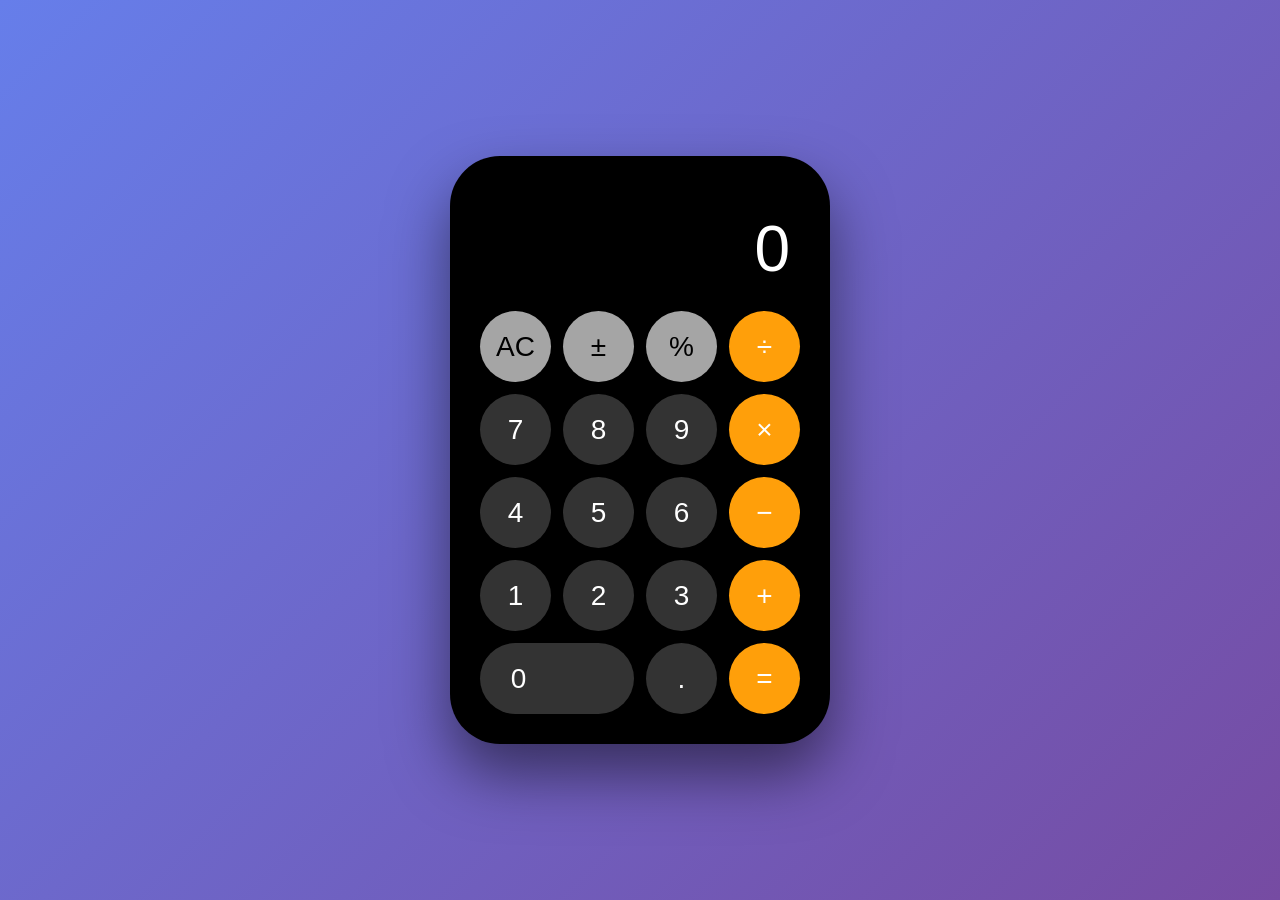
<file: cal/index.html>
<!DOCTYPE html>
<html lang="en">
<head>
    <meta charset="UTF-8">
    <meta name="viewport" content="width=device-width, initial-scale=1.0">
    <title>iPhone Calculator</title>
    <link rel="stylesheet" href="style.css?v=2">
</head>
<body>
    <div class="phone-frame">
        <canvas id="fireworks"></canvas>
        <div class="calculator">
            <div class="display">
                <div class="display-text">0</div>
            </div>
            <div class="buttons">
                <!-- Row 1 -->
                <button class="btn function" data-action="clear">AC</button>
                <button class="btn function" data-action="negate">±</button>
                <button class="btn function" data-action="percent">%</button>
                <button class="btn operator" data-action="divide">÷</button>
                
                <!-- Row 2 -->
                <button class="btn number" data-number="7">7</button>
                <button class="btn number" data-number="8">8</button>
                <button class="btn number" data-number="9">9</button>
                <button class="btn operator" data-action="multiply">×</button>
                
                <!-- Row 3 -->
                <button class="btn number" data-number="4">4</button>
                <button class="btn number" data-number="5">5</button>
                <button class="btn number" data-number="6">6</button>
                <button class="btn operator" data-action="subtract">−</button>
                
                <!-- Row 4 -->
                <button class="btn number" data-number="1">1</button>
                <button class="btn number" data-number="2">2</button>
                <button class="btn number" data-number="3">3</button>
                <button class="btn operator" data-action="add">+</button>
                
                <!-- Row 5 -->
                <button class="btn number zero" data-number="0">0</button>
                <button class="btn number" data-action="decimal">.</button>
                <button class="btn operator" data-action="equals">=</button>
            </div>
        </div>
    </div>
    <script src="script.js?v=2"></script>
</body>
</html>
</file>
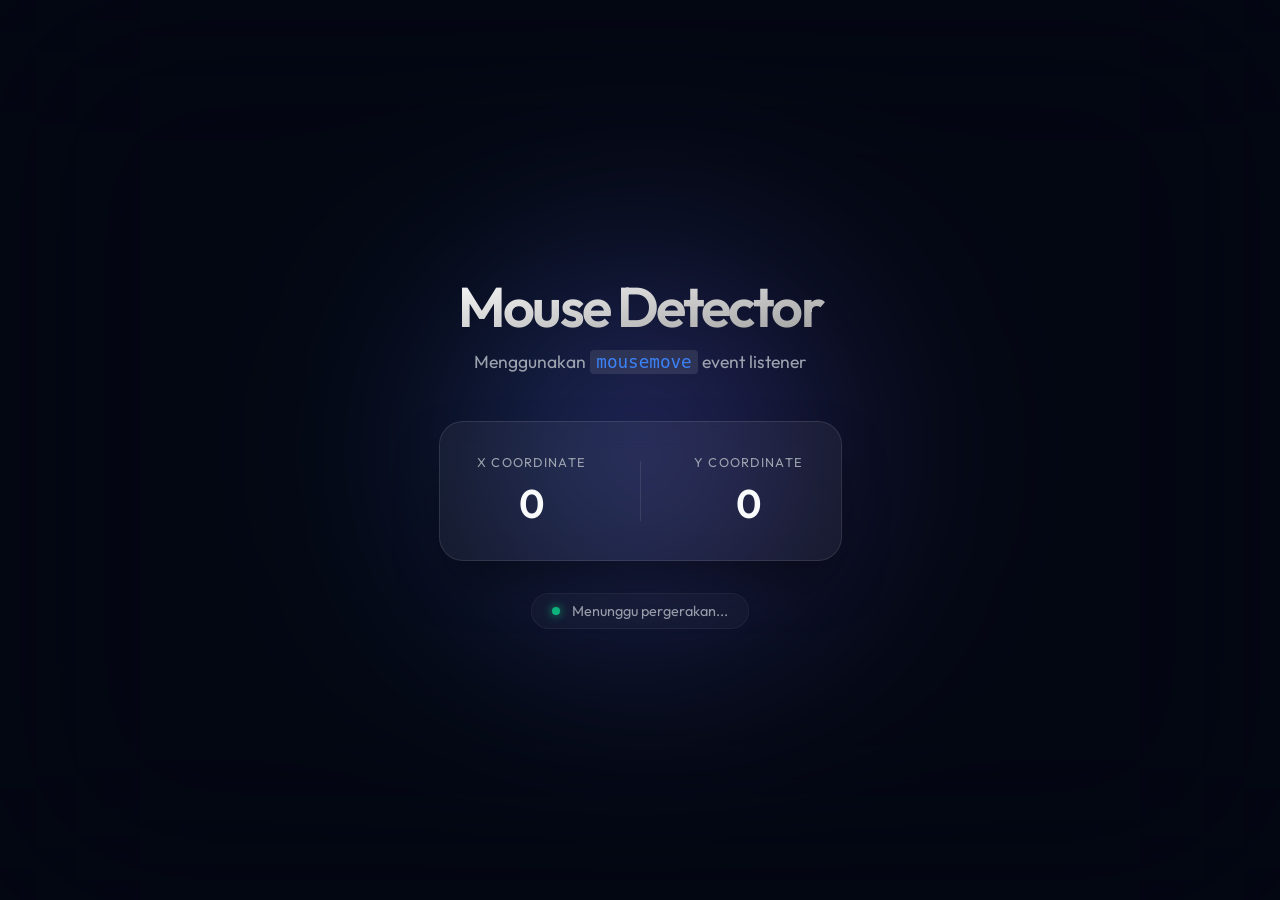
<file: mouse-tracker/index.html>
<!DOCTYPE html>
<html lang="en">
<head>
    <meta charset="UTF-8">
    <meta name="viewport" content="width=device-width, initial-scale=1.0">
    <title>Mouse Tracker - Premium Detector</title>
    <link rel="stylesheet" href="style.css">
    <link rel="preconnect" href="https://fonts.googleapis.com">
    <link rel="preconnect" href="https://fonts.gstatic.com" crossorigin>
    <link href="https://fonts.googleapis.com/css2?family=Outfit:wght@300;400;600&display=swap" rel="stylesheet">
    <meta name="description" content="Demo interaktif deteksi pergerakan mouse menggunakan HTML dan JavaScript dengan desain premium.">
</head>
<body>
    <div class="blob" id="blob"></div>
    <div class="blur"></div>

    <main>
        <div class="container">
            <header>
                <h1>Mouse Detector</h1>
                <p>Menggunakan <code>mousemove</code> event listener</p>
            </header>

            <div class="tracker-card">
                <div class="coordinate-box">
                    <span class="label">X Coordinate</span>
                    <span class="value" id="val-x">0</span>
                </div>
                <div class="divider"></div>
                <div class="coordinate-box">
                    <span class="label">Y Coordinate</span>
                    <span class="value" id="val-y">0</span>
                </div>
            </div>

            <div class="status-badge">
                <span class="dot"></span>
                <span id="status-text">Menunggu pergerakan...</span>
            </div>
        </div>
    </main>

    <script src="script.js"></script>
</body>
</html>
</file>
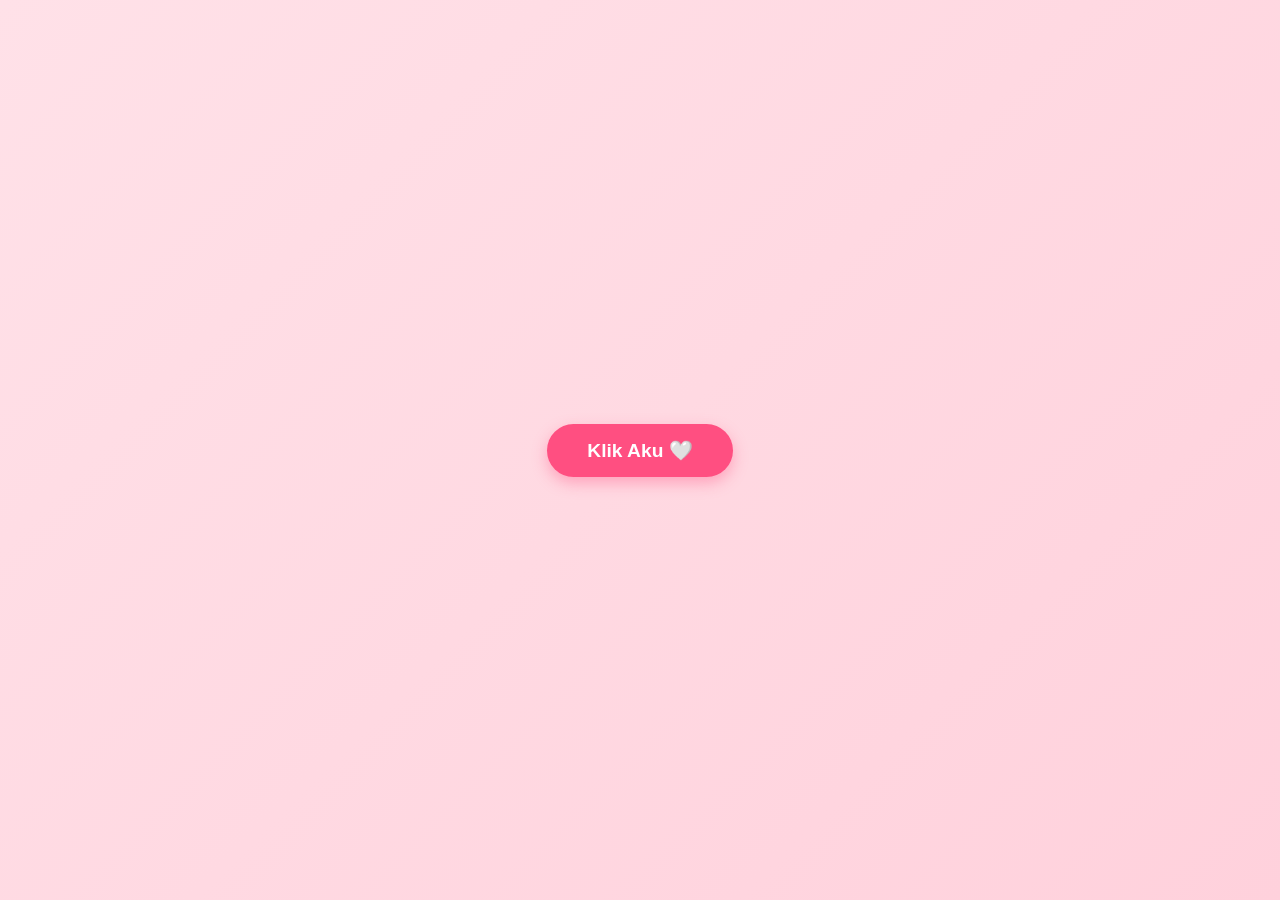
<file: semangat/index.html>
<!DOCTYPE html>
<html lang="id">
  <head>
    <meta charset="UTF-8" />
    <meta name="viewport" content="width=device-width, initial-scale=1.0" />
    <title>Semangat Terus!</title>
    <link
      href="https://fonts.googleapis.com/css2?family=Poppins:wght@400;600&family=Pacifico&display=swap"
      rel="stylesheet"
    />
    <link
      rel="icon"
      type="image/png"
      href="smiley.png"
    />
    <style>
      body {
        font-family: "Poppins", sans-serif;
        margin: 0;
        height: 100vh;
        display: flex;
        justify-content: center;
        align-items: center;
        background: linear-gradient(135deg, #ffe1e8, #ffd1dc);
        overflow: hidden;
      }

      /* Tombol awal */
      #startBtn {
        padding: 15px 40px;
        font-size: 1.2rem;
        font-weight: 600;
        color: white;
        background: #ff4f81;
        border: none;
        border-radius: 50px;
        cursor: pointer;
        box-shadow: 0 6px 15px rgba(255, 79, 129, 0.4);
        transition: all 0.3s ease;
      }
      #startBtn:hover {
        background: #ff2e63;
        transform: scale(1.1);
      }

      .content {
        display: none;
        text-align: center;
        animation: fadeIn 1.5s ease forwards;
      }

      @keyframes fadeIn {
        from {
          opacity: 0;
          transform: translateY(30px);
        }
        to {
          opacity: 1;
          transform: translateY(0);
        }
      }

      h1 {
        font-family: "Pacifico", cursive;
        color: #ff2e63;
        font-size: 2.5rem;
        margin-bottom: 20px;
      }

      h3 {
        color: #4a4a4a;
        font-weight: 400;
        margin: 10px 0;
      }

      /* --- Heart Animation (from test.html) --- */
      .heart-container {
        text-align: center;
        display: flex;
        flex-direction: column;
        align-items: center;
        margin: 20px 0;
        transform: scale(0.8);
      }

      .heart {
        position: relative;
        width: 276px;
        height: 200px;
      }

      .heart-piece {
        display: inline-block;
        width: 20px;
        height: 20px;
        border-radius: 10px;
        background-color: black;
        position: absolute;
      }

      .heart-piece:nth-last-of-type(6n + 0) {
        background-color: #ec2d73;
      }
      .heart-piece:nth-last-of-type(6n + 1) {
        background-color: #eb5324;
      }
      .heart-piece:nth-last-of-type(6n + 2) {
        background-color: #fdc800;
      }
      .heart-piece:nth-last-of-type(6n + 3) {
        background-color: #47b264;
      }
      .heart-piece:nth-last-of-type(6n + 4) {
        background-color: #1470bd;
      }
      .heart-piece:nth-last-of-type(6n + 5) {
        background-color: #76469a;
      }

      /* --- Keyframes --- */
      .heart-piece:nth-last-of-type(5) {
        animation: fifth-piece 3.2s infinite;
      }
      @keyframes fifth-piece {
        0%,
        10%,
        90%,
        100% {
          top: -10px;
          height: 20px;
        }
        45%,
        55% {
          top: -46px;
          height: 188px;
        }
      }

      .heart-piece:nth-of-type(4),
      .heart-piece:nth-of-type(6) {
        animation: fourth-piece 3.2s infinite;
      }
      @keyframes fourth-piece {
        0%,
        10%,
        90%,
        100% {
          top: -10px;
          height: 20px;
        }
        45%,
        55% {
          top: -60px;
          height: 180px;
        }
      }

      .heart-piece:nth-of-type(3),
      .heart-piece:nth-of-type(7) {
        animation: third-piece 3.2s infinite;
      }
      @keyframes third-piece {
        0%,
        10%,
        90%,
        100% {
          top: -10px;
          height: 20px;
        }
        45%,
        55% {
          top: -74px;
          height: 160px;
        }
      }

      .heart-piece:nth-of-type(2),
      .heart-piece:nth-of-type(8) {
        animation: second-piece 3.2s infinite;
      }
      @keyframes second-piece {
        0%,
        10%,
        90%,
        100% {
          top: -10px;
          height: 20px;
        }
        45%,
        55% {
          top: -60px;
          height: 120px;
        }
      }

      .heart-piece:nth-of-type(1),
      .heart-piece:nth-of-type(9) {
        animation: first-piece 3.2s infinite;
      }
      @keyframes first-piece {
        0%,
        10%,
        90%,
        100% {
          top: -10px;
          height: 20px;
        }
        45%,
        55% {
          top: -30px;
          height: 60px;
        }
      }

      /* --- Positioning --- */
      .heart-piece:nth-of-type(1) {
        left: 0px;
      }
      .heart-piece:nth-of-type(2) {
        left: 32px;
        animation-delay: 0.15s;
      }
      .heart-piece:nth-of-type(3) {
        left: 64px;
        animation-delay: 0.3s;
      }
      .heart-piece:nth-of-type(4) {
        left: 96px;
        animation-delay: 0.45s;
      }
      .heart-piece:nth-of-type(5) {
        left: 128px;
        animation-delay: 0.6s;
      }
      .heart-piece:nth-of-type(6) {
        left: 160px;
        animation-delay: 0.75s;
      }
      .heart-piece:nth-of-type(7) {
        left: 192px;
        animation-delay: 0.9s;
      }
      .heart-piece:nth-of-type(8) {
        left: 224px;
        animation-delay: 1.05s;
      }
      .heart-piece:nth-of-type(9) {
        left: 256px;
        animation-delay: 1.2s;
      }

      /* Responsif */
      @media (max-width: 600px) {
        h1 {
          font-size: 1.8rem;
        }
        #startBtn {
          font-size: 1rem;
          padding: 12px 28px;
        }
        .heart-container {
          transform: scale(0.7); /* Lebih kecil di layar ponsel */
        }
      }
    </style>
  </head>
  <body>
    <button id="startBtn">Klik Aku 🤍</button>

    <audio id="backgroundMusic" loop>
      <source src="song.mp3" type="audio/mpeg" />
      Browser Anda tidak mendukung elemen audio.
    </audio>

    <div class="content">
      <h1>Semangat Terus Yaa!</h1>
      <br />
      <div class="heart-container">
        <div class="heart">
          <span class="heart-piece"></span>
          <span class="heart-piece"></span>
          <span class="heart-piece"></span>
          <span class="heart-piece"></span>
          <span class="heart-piece"></span>
          <span class="heart-piece"></span>
          <span class="heart-piece"></span>
          <span class="heart-piece"></span>
          <span class="heart-piece"></span>
        </div>
        <h3>Aku percaya kok kamu pasti bisa!💪</h3>
        <h3>from: Someone 💖</h3>
      </div>
    </div>

    <script>
      const btn = document.getElementById("startBtn");
      const content = document.querySelector(".content");
      const music = document.getElementById("backgroundMusic");

      btn.addEventListener("click", () => {
        // Sembunyikan tombol
        btn.style.display = "none";
        // Tampilkan konten utama
        content.style.display = "block";
        // Putar musik
        music.play();
      });
    </script>
  </body>
</html>
</file>
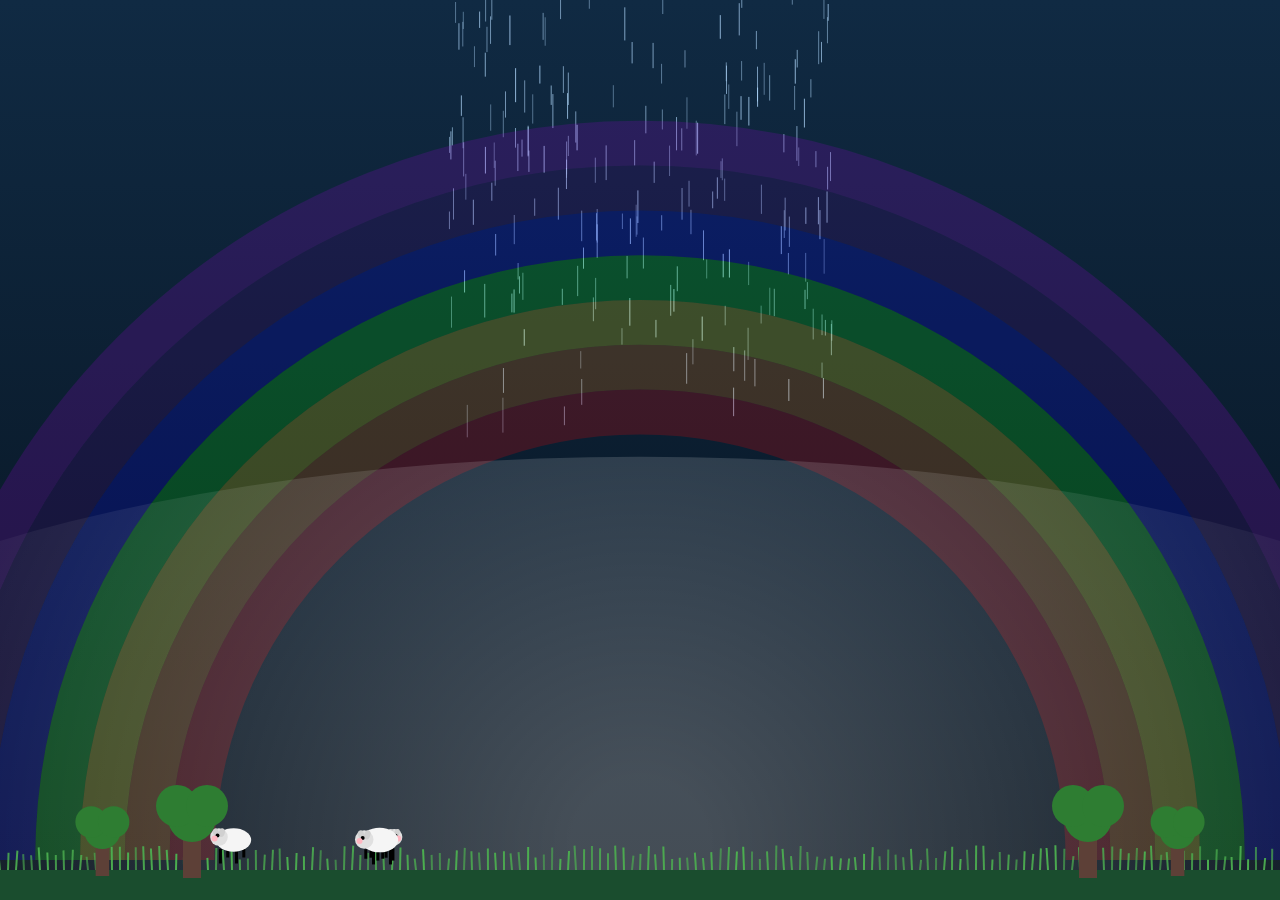
<file: w.html>
<!DOCTYPE html>
<html lang="id">

<head>
    <meta charset="UTF-8">
    <title>Waterfall Nana</title>
    <style>
        html,
        body {
            margin: 0;
            padding: 0;
            overflow: hidden;
            background: #0b1c2d;
        }

        canvas {
            display: block;
        }
    </style>
</head>

<body>

    <canvas id="canvas"></canvas>

    <script>
        const canvas = document.getElementById("canvas");
        const ctx = canvas.getContext("2d");

        function resize() {
            canvas.width = window.innerWidth;
            canvas.height = window.innerHeight;
        }
        window.addEventListener("resize", resize);
        resize();

        /* ================= WATER DROPS ================= */
        class Drop {
            constructor() {
                this.reset();
            }
            reset() {
                this.x = canvas.width / 2 + (Math.random() - 0.5) * (canvas.width * 0.3);
                this.y = Math.random() * -canvas.height;
                this.speed = 6 + Math.random() * 4;
                this.length = 15 + Math.random() * 20;
                this.alpha = 0.4 + Math.random() * 0.4;
            }
            update() {
                this.y += this.speed;
                if (this.y > canvas.height - 80) this.reset();
            }
            draw() {
                ctx.strokeStyle = `rgba(180,220,255,${this.alpha})`;
                ctx.lineWidth = 1;
                ctx.beginPath();
                ctx.moveTo(this.x, this.y);
                ctx.lineTo(this.x, this.y + this.length);
                ctx.stroke();
            }
        }

        const drops = Array.from({
            length: 500
        }, () => new Drop());

        /* ================= RAINBOW ================= */
        function drawRainbow() {
            const centerX = canvas.width / 2;
            const centerY = canvas.height - 40;
            const rainbowColors = [
                'rgba(255, 0, 0, 0.2)', // Merah
                'rgba(255, 127, 0, 0.2)', // Oranye
                'rgba(255, 255, 0, 0.2)', // Kuning
                'rgba(0, 255, 0, 0.2)', // Hijau
                'rgba(0, 0, 255, 0.2)', // Biru
                'rgba(75, 0, 130, 0.2)', // Nila
                'rgba(148, 0, 211, 0.2)' // Ungu
            ];

            // Responsif: pelangi mengambil 70% dari lebar layar
            const baseRadius = canvas.width * 0.35;
            const arcWidth = canvas.width * 0.035; // ~3.5% dari lebar layar

            // Gambar pelangi dari luar ke dalam
            for (let i = rainbowColors.length - 1; i >= 0; i--) {
                ctx.beginPath();
                ctx.arc(centerX, centerY, baseRadius + (i * arcWidth), Math.PI, 0, false);
                ctx.strokeStyle = rainbowColors[i];
                ctx.lineWidth = arcWidth;
                ctx.stroke();
            }
        }

        /* ================= MIST ================= */
        let mistOffset = 0;

        function drawMist() {
            mistOffset += 0.3;
            const g = ctx.createRadialGradient(
                canvas.width / 2,
                canvas.height - 60,
                canvas.width * 0.05,
                canvas.width / 2,
                canvas.height - 60,
                canvas.width * 0.65
            );
            g.addColorStop(0, "rgba(255,255,255,0.25)");
            g.addColorStop(1, "rgba(255,255,255,0)");
            ctx.fillStyle = g;
            ctx.beginPath();
            ctx.ellipse(
                canvas.width / 2,
                canvas.height - 60 + Math.sin(mistOffset * 0.01) * 5,
                canvas.width * 0.8,
                canvas.width * 0.3,
                0,
                0,
                Math.PI * 2
            );
            ctx.fill();
        }

        /* ================= TEXT PARTICLES ================= */
        class TextParticle {
            constructor(x, y) {
                this.x = x;
                this.y = y;
                this.alpha = 1;
                this.size = 40;
                this.vy = -0.6;
            }
            update() {
                this.y += this.vy;
                this.alpha -= 0.01;
            }
            draw() {
                ctx.font = `bold ${this.size}px Arial`;
                ctx.fillStyle = `rgba(255,255,255,${this.alpha})`;
                ctx.textAlign = "center";
                ctx.shadowColor = "rgba(180,220,255,0.8)";
                ctx.shadowBlur = 20;
                ctx.fillText("nana", this.x, this.y);
                ctx.shadowBlur = 0;
            }
        }

        const texts = [];

/* ================= GRASS ================= */
function drawGrass() {
    const groundY = canvas.height - 30;
    
    // Tanah
    ctx.fillStyle = "#1a4d2e";
    ctx.fillRect(0, groundY, canvas.width, 30);
    
    // Rumput
    for (let i = 0; i < canvas.width; i += 8) {
        const height = 10 + Math.random() * 15;
        ctx.strokeStyle = `rgba(76, 175, 80, ${0.6 + Math.random() * 0.4})`;
        ctx.lineWidth = 2;
        ctx.beginPath();
        ctx.moveTo(i, groundY);
        ctx.lineTo(i + Math.random() * 3 - 1.5, groundY - height);
        ctx.stroke();
    }
}

/* ================= TREES ================= */
function drawTree(x, y, size) {
    // Batang pohon
    ctx.fillStyle = "#5d4037";
    ctx.fillRect(x - size * 0.15, y, size * 0.3, size * 0.8);
    
    // Daun (3 lingkaran)
    ctx.fillStyle = "#2e7d32";
    ctx.beginPath();
    ctx.arc(x, y - size * 0.2, size * 0.4, 0, Math.PI * 2);
    ctx.fill();
    
    ctx.beginPath();
    ctx.arc(x - size * 0.25, y - size * 0.4, size * 0.35, 0, Math.PI * 2);
    ctx.fill();
    
    ctx.beginPath();
    ctx.arc(x + size * 0.25, y - size * 0.4, size * 0.35, 0, Math.PI * 2);
    ctx.fill();
}

function drawTrees() {
    const groundY = canvas.height - 30;
    
    // Pohon kiri
    drawTree(canvas.width * 0.15, groundY - 40, 60);
    drawTree(canvas.width * 0.08, groundY - 30, 45);
    
    // Pohon kanan
    drawTree(canvas.width * 0.85, groundY - 40, 60);
    drawTree(canvas.width * 0.92, groundY - 30, 45);
}

/* ================= SHEEP ================= */
class Sheep {
    constructor() {
        this.x = Math.random() * canvas.width * 0.3 + canvas.width * 0.2;
        this.y = canvas.height - 60;
        this.vx = 0.3 + Math.random() * 0.5;
        this.direction = Math.random() > 0.5 ? 1 : -1;
        this.size = 25 + Math.random() * 10;
        this.legPhase = Math.random() * Math.PI * 2;
        this.eating = false;
        this.eatTimer = 0;
        this.headBob = 0;
    }
    
    update() {
        if (this.eating) {
            this.eatTimer++;
            this.headBob = Math.sin(this.eatTimer * 0.2) * 3;
            if (this.eatTimer > 100) {
                this.eating = false;
                this.eatTimer = 0;
            }
        } else {
            this.x += this.vx * this.direction;
            this.legPhase += 0.15;
            
            // Random makan
            if (Math.random() < 0.01) {
                this.eating = true;
            }
        }
        
        // Balik arah di tepi
        if (this.x < canvas.width * 0.1) this.direction = 1;
        if (this.x > canvas.width * 0.9) this.direction = -1;
    }
    
    draw() {
        ctx.save();
        ctx.translate(this.x, this.y);
        if (this.direction < 0) ctx.scale(-1, 1);
        
        // Kaki
        const legOffset = Math.sin(this.legPhase) * 3;
        ctx.fillStyle = "#000";
        ctx.fillRect(-this.size * 0.4, this.size * 0.3, 3, this.size * 0.4 + legOffset);
        ctx.fillRect(-this.size * 0.15, this.size * 0.3, 3, this.size * 0.4 - legOffset);
        ctx.fillRect(this.size * 0.15, this.size * 0.3, 3, this.size * 0.4 + legOffset);
        ctx.fillRect(this.size * 0.4, this.size * 0.3, 3, this.size * 0.4 - legOffset);
        
        // Badan (oval putih)
        ctx.fillStyle = "#f5f5f5";
        ctx.beginPath();
        ctx.ellipse(0, 0, this.size * 0.6, this.size * 0.4, 0, 0, Math.PI * 2);
        ctx.fill();
        
        // Kepala
        ctx.fillStyle = "#e0e0e0";
        ctx.beginPath();
        ctx.arc(this.size * 0.5, -this.size * 0.1 + this.headBob, this.size * 0.3, 0, Math.PI * 2);
        ctx.fill();
        
        // Telinga
        ctx.fillStyle = "#d0d0d0";
        ctx.beginPath();
        ctx.ellipse(this.size * 0.4, -this.size * 0.25 + this.headBob, this.size * 0.1, this.size * 0.15, -0.3, 0, Math.PI * 2);
        ctx.fill();
        ctx.beginPath();
        ctx.ellipse(this.size * 0.6, -this.size * 0.25 + this.headBob, this.size * 0.1, this.size * 0.15, 0.3, 0, Math.PI * 2);
        ctx.fill();
        
        // Mata
        ctx.fillStyle = "#000";
        ctx.beginPath();
        ctx.arc(this.size * 0.55, -this.size * 0.15 + this.headBob, 2, 0, Math.PI * 2);
        ctx.fill();
        
        // Hidung
        ctx.fillStyle = "#ffb6c1";
        ctx.beginPath();
        ctx.arc(this.size * 0.65, -this.size * 0.05 + this.headBob, 3, 0, Math.PI * 2);
        ctx.fill();
        
        ctx.restore();
    }
}

const sheep = [new Sheep(), new Sheep(), new Sheep()];


        /* ================= BACKGROUND ================= */
        function drawBackground() {
            const bg = ctx.createLinearGradient(0, 0, 0, canvas.height);
            bg.addColorStop(0, "#102a43");
            bg.addColorStop(1, "#06111c");
            ctx.fillStyle = bg;
            ctx.fillRect(0, 0, canvas.width, canvas.height);
        }

        /* ================= CLICK / TAP ================= */
        canvas.addEventListener("click", e => {
            texts.push(new TextParticle(e.clientX, e.clientY));
        });

        /* ================= LOOP ================= */
        function animate() {
            drawBackground();

            drops.forEach(d => {
                d.update();
                d.draw();
            });

            drawRainbow();

            drawMist();
            
            // Landscape elements
            drawGrass();
            drawTrees();
            
            // Sheep
            sheep.forEach(s => {
                s.update();
                s.draw();
            });

            texts.forEach((t, i) => {
                t.update();
                t.draw();
                if (t.alpha <= 0) texts.splice(i, 1);
            });

            requestAnimationFrame(animate);
        }

        animate();
    </script>

</body>

</html>
</file>
<file: cal/style.css>
* {
    margin: 0;
    padding: 0;
    box-sizing: border-box;
}

body {
    font-family: -apple-system, BlinkMacSystemFont, 'Segoe UI', Roboto, Oxygen, Ubuntu, sans-serif;
    display: flex;
    justify-content: center;
    align-items: center;
    min-height: 100vh;
    background: linear-gradient(135deg, #667eea 0%, #764ba2 100%);
}

.phone-frame {
    background: #000;
    border-radius: 50px;
    padding: 20px;
    box-shadow: 0 30px 60px rgba(0, 0, 0, 0.5);
    max-width: 100%;
    width: 380px;
    margin: 10px;
    position: relative;
    overflow: hidden;
}

#fireworks {
    position: absolute;
    top: 0;
    left: 0;
    width: 100%;
    height: 100%;
    pointer-events: none;
    z-index: 10;
}

.calculator {
    width: 100%;
    background: #000;
    border-radius: 30px;
    padding: 10px;
}

.display {
    background: #000;
    padding: 20px 10px;
    margin-bottom: 5px;
    border-radius: 10px;
    text-align: right;
    min-height: 120px;
    display: flex;
    align-items: flex-end;
    justify-content: flex-end;
}

.display-text {
    color: #fff;
    font-size: clamp(40px, 15vw, 64px);
    font-weight: 300;
    overflow: hidden;
    text-overflow: ellipsis;
    white-space: nowrap;
    max-width: 100%;
}

.buttons {
    display: grid;
    grid-template-columns: repeat(4, 1fr);
    gap: 12px;
}

.btn {
    border: none;
    border-radius: 50%;
    font-size: clamp(20px, 6vw, 28px);
    font-weight: 400;
    cursor: pointer;
    transition: all 0.1s ease;
    outline: none;
    width: 100%;
    aspect-ratio: 1 / 1;
    display: flex;
    align-items: center;
    justify-content: center;
}

.btn:active {
    transform: scale(0.92);
    opacity: 0.8;
}

/* Number buttons - dark gray */
.btn.number {
    background: #333;
    color: #fff;
}

.btn.number:hover {
    background: #4a4a4a;
}

/* Function buttons - light gray */
.btn.function {
    background: #a5a5a5;
    color: #000;
}

.btn.function:hover {
    background: #d4d4d4;
}

/* Operator buttons - orange */
.btn.operator {
    background: #ff9f0a;
    color: #fff;
}

.btn.operator:hover {
    background: #ffb143;
}

.btn.operator.active {
    background: #fff;
    color: #ff9f0a;
}

/* Zero button spans 2 columns */
.btn.zero {
    grid-column: span 2;
    border-radius: 50px;
    aspect-ratio: auto;
    height: 100%;
    justify-content: flex-start;
    padding-left: 20%;
}

/* Responsive adjustments */
@media (max-width: 480px) {
    .phone-frame {
        border-radius: 0;
        padding: 10px;
        margin: 0;
        width: 100vw;
        height: 100vh;
        display: flex;
        flex-direction: column;
        justify-content: center;
    }
    
    .calculator {
        padding: 5px;
    }

    .display {
        min-height: 150px;
    }

    .buttons {
        gap: 8px;
    }
}
</file>
<file: mouse-tracker/style.css>
:root {
    --bg-color: #030712;
    --card-bg: rgba(255, 255, 255, 0.05);
    --accent-primary: #3b82f6;
    --accent-secondary: #8b5cf6;
    --text-main: #f9fafb;
    --text-muted: #9ca3af;
    --font-family: 'Outfit', -apple-system, BlinkMacSystemFont, 'Segoe UI', Roboto, sans-serif;
}

* {
    margin: 0;
    padding: 0;
    box-sizing: border-box;
}

body {
    background-color: var(--bg-color);
    color: var(--text-main);
    font-family: var(--font-family);
    min-height: 100vh;
    overflow: hidden;
    display: flex;
    justify-content: center;
    align-items: center;
}

/* Background Effects */
.blob {
    height: 300px;
    aspect-ratio: 1;
    position: absolute;
    left: 50%;
    top: 50%;
    translate: -50% -50%;
    border-radius: 50%;
    background: linear-gradient(to right, var(--accent-primary), var(--accent-secondary));
    animation: rotate 20s infinite;
    opacity: 0.5;
    filter: blur(80px);
    z-index: -1;
    transition: left 0.6s ease-out, top 0.6s ease-out;
}

@keyframes rotate {
    from { rotate: 0deg; }
    50% { scale: 1 1.5; }
    to { rotate: 360deg; }
}

.blur {
    height: 100%;
    width: 100%;
    position: absolute;
    z-index: 0;
    backdrop-filter: blur(100px);
}

/* UI Components */
main {
    position: relative;
    z-index: 10;
}

.container {
    text-align: center;
}

header h1 {
    font-size: 3.5rem;
    font-weight: 600;
    letter-spacing: -0.05em;
    background: linear-gradient(to bottom right, #fff, #999);
    -webkit-background-clip: text;
    -webkit-text-fill-color: transparent;
    margin-bottom: 0.5rem;
}

header p {
    color: var(--text-muted);
    font-size: 1.1rem;
    margin-bottom: 3rem;
}

code {
    background: rgba(255, 255, 255, 0.1);
    padding: 2px 6px;
    border-radius: 4px;
    font-family: monospace;
    color: var(--accent-primary);
}

.tracker-card {
    background: var(--card-bg);
    backdrop-filter: blur(12px);
    border: 1px solid rgba(255, 255, 255, 0.1);
    border-radius: 24px;
    padding: 2rem;
    display: flex;
    gap: 3rem;
    align-items: center;
    box-shadow: 0 25px 50px -12px rgba(0, 0, 0, 0.5);
    transition: transform 0.3s ease;
}

.tracker-card:hover {
    transform: translateY(-5px);
    border-color: rgba(59, 130, 246, 0.3);
}

.coordinate-box {
    display: flex;
    flex-direction: column;
    min-width: 120px;
}

.label {
    font-size: 0.8rem;
    text-transform: uppercase;
    color: var(--text-muted);
    letter-spacing: 0.1em;
    margin-bottom: 0.5rem;
}

.value {
    font-size: 2.5rem;
    font-weight: 600;
    font-variant-numeric: tabular-nums;
}

.divider {
    width: 1px;
    height: 60px;
    background: rgba(255, 255, 255, 0.1);
}

.status-badge {
    margin-top: 2rem;
    display: inline-flex;
    align-items: center;
    gap: 0.75rem;
    padding: 0.5rem 1.25rem;
    background: rgba(255, 255, 255, 0.03);
    border-radius: 100px;
    border: 1px solid rgba(255, 255, 255, 0.05);
    font-size: 0.9rem;
    color: var(--text-muted);
}

.dot {
    width: 8px;
    height: 8px;
    background: #10b981;
    border-radius: 50%;
    box-shadow: 0 0 10px #10b981;
}

.active .dot {
    animation: pulse 1.5s infinite;
}

@keyframes pulse {
    0% { transform: scale(1); opacity: 1; }
    50% { transform: scale(1.5); opacity: 0.5; }
    100% { transform: scale(1); opacity: 1; }
}
</file>
